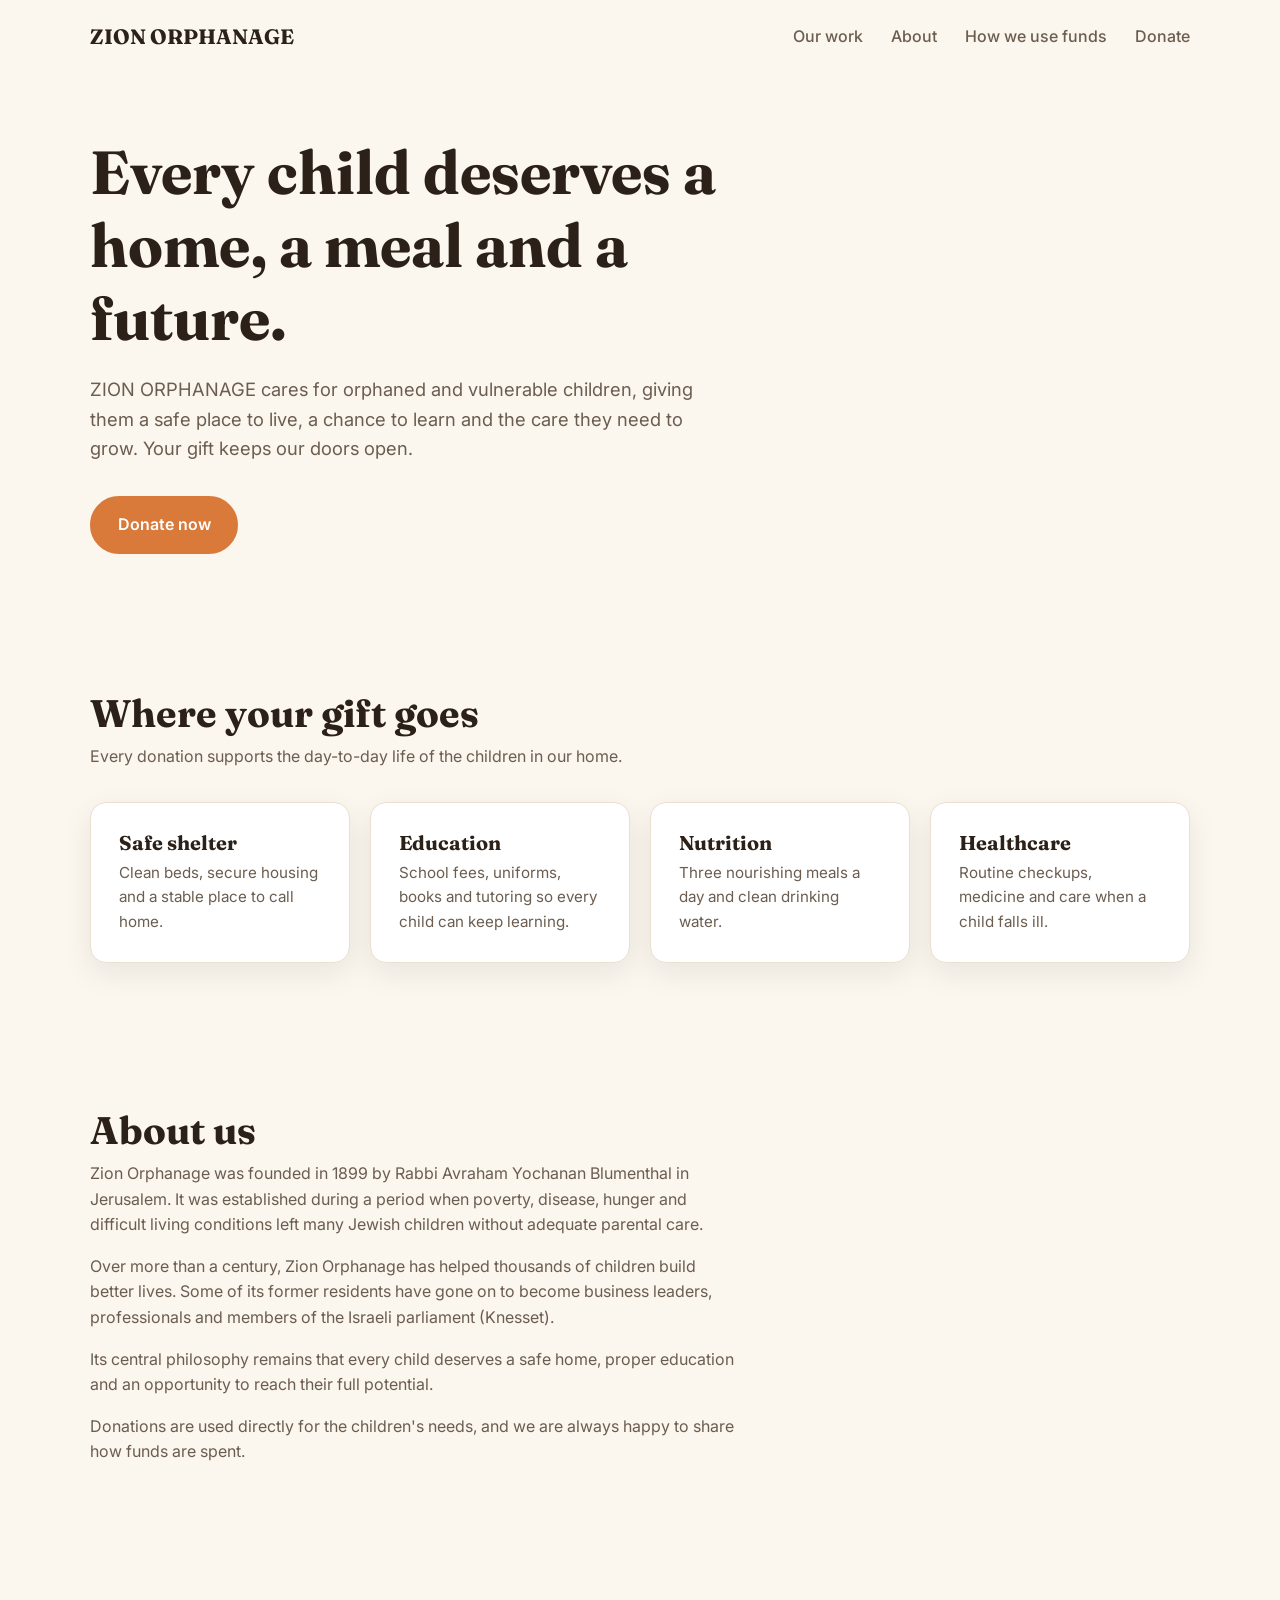
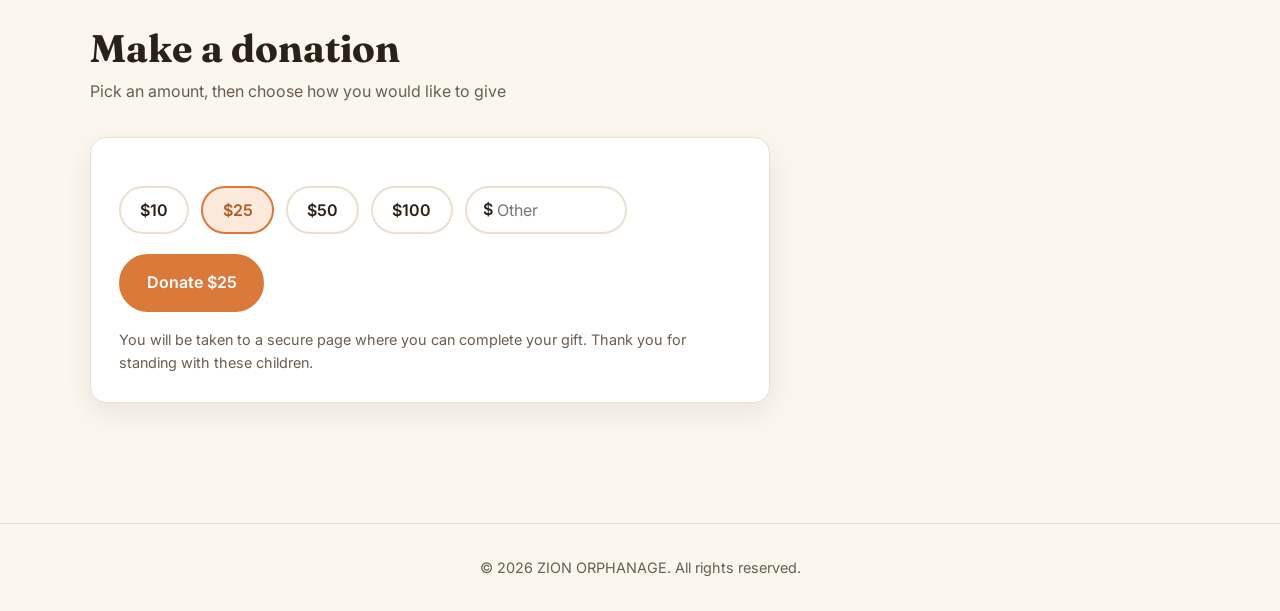
<file: index.html>
<!DOCTYPE html>
<html lang="en">
<head>
  <meta charset="UTF-8">
  <meta name="viewport" content="width=device-width, initial-scale=1.0">
  <title>Donate | ZION ORPHANAGE</title>
  <meta name="description" content="Support ZION ORPHANAGE with a donation of shelter, education, nutrition and healthcare for children in our care.">
  <link rel="preconnect" href="https://fonts.googleapis.com">
  <link rel="preconnect" href="https://fonts.gstatic.com" crossorigin>
  <link href="https://fonts.googleapis.com/css2?family=Fraunces:opsz,wght@9..144,600;9..144,700&family=Inter:wght@400;500;600&display=swap" rel="stylesheet">
  <link rel="stylesheet" href="styles.css">
</head>
<body>
  <div class="container">
    <header class="site">
      <a href="index.html" class="brand">ZION ORPHANAGE</a>
      <nav>
        <a href="#impact">Our work</a>
        <a href="#about">About</a>
        <a href="use-of-funds.html">How we use funds</a>
        <a href="#donate">Donate</a>
      </nav>
    </header>

    <section class="hero">
      <h1>Every child deserves a home, a meal and a future.</h1>
      <p>ZION ORPHANAGE cares for orphaned and vulnerable children, giving them a safe place to live, a chance to learn and the care they need to grow. Your gift keeps our doors open.</p>
      <a href="#donate" class="btn">Donate now</a>
    </section>

    <section id="impact">
      <h2 class="section-title">Where your gift goes</h2>
      <p class="section-lead">Every donation supports the day-to-day life of the children in our home.</p>
      <div class="grid impact">
        <div class="card">
          <h3>Safe shelter</h3>
          <p>Clean beds, secure housing and a stable place to call home.</p>
        </div>
        <div class="card">
          <h3>Education</h3>
          <p>School fees, uniforms, books and tutoring so every child can keep learning.</p>
        </div>
        <div class="card">
          <h3>Nutrition</h3>
          <p>Three nourishing meals a day and clean drinking water.</p>
        </div>
        <div class="card">
          <h3>Healthcare</h3>
          <p>Routine checkups, medicine and care when a child falls ill.</p>
        </div>
      </div>
    </section>

    <section id="about" class="about">
      <h2 class="section-title">About us</h2>
      <p>Zion Orphanage was founded in 1899 by Rabbi Avraham Yochanan Blumenthal in Jerusalem. It was established during a period when poverty, disease, hunger and difficult living conditions left many Jewish children without adequate parental care.

      <p>Over more than a century, Zion Orphanage has helped thousands of children build better lives. Some of its former residents have gone on to become business leaders, professionals and members of the Israeli parliament (Knesset).</p>
      <p>Its central philosophy remains that every child deserves a safe home, proper education and an opportunity to reach their full potential.</p>
      
      <p>Donations are used directly for the children's needs, and we are always happy to share how funds are spent.</p>
    </section>

    <section id="donate">
      <h2 class="section-title">Make a donation</h2>
      <p class="section-lead">Pick an amount, then choose how you would like to give</p>
      <div class="card donate-card">
        <div class="amounts" role="group" aria-label="Choose a donation amount">
          <button class="chip" type="button" data-amount="10">$10</button>
          <button class="chip active" type="button" data-amount="25">$25</button>
          <button class="chip" type="button" data-amount="50">$50</button>
          <button class="chip" type="button" data-amount="100">$100</button>
          <label class="custom">
            $
            <input id="customAmount" type="text" inputmode="decimal" placeholder="Other" aria-label="Custom donation amount">
          </label>
        </div>
        <div class="donate-row">
          <a id="donateBtn" class="btn" href="donations.html?amount=25">Donate $25</a>
        </div>
        <p class="note">You will be taken to a secure page where you can complete your gift. Thank you for standing with these children.</p>
      </div>
    </section>
  </div>

  <footer class="site">
    <div class="container">
      <p>&copy; <span id="year"></span> ZION ORPHANAGE. All rights reserved.</p>
    </div>
  </footer>

  <script src="script.js"></script>
</body>
</html>
</file>
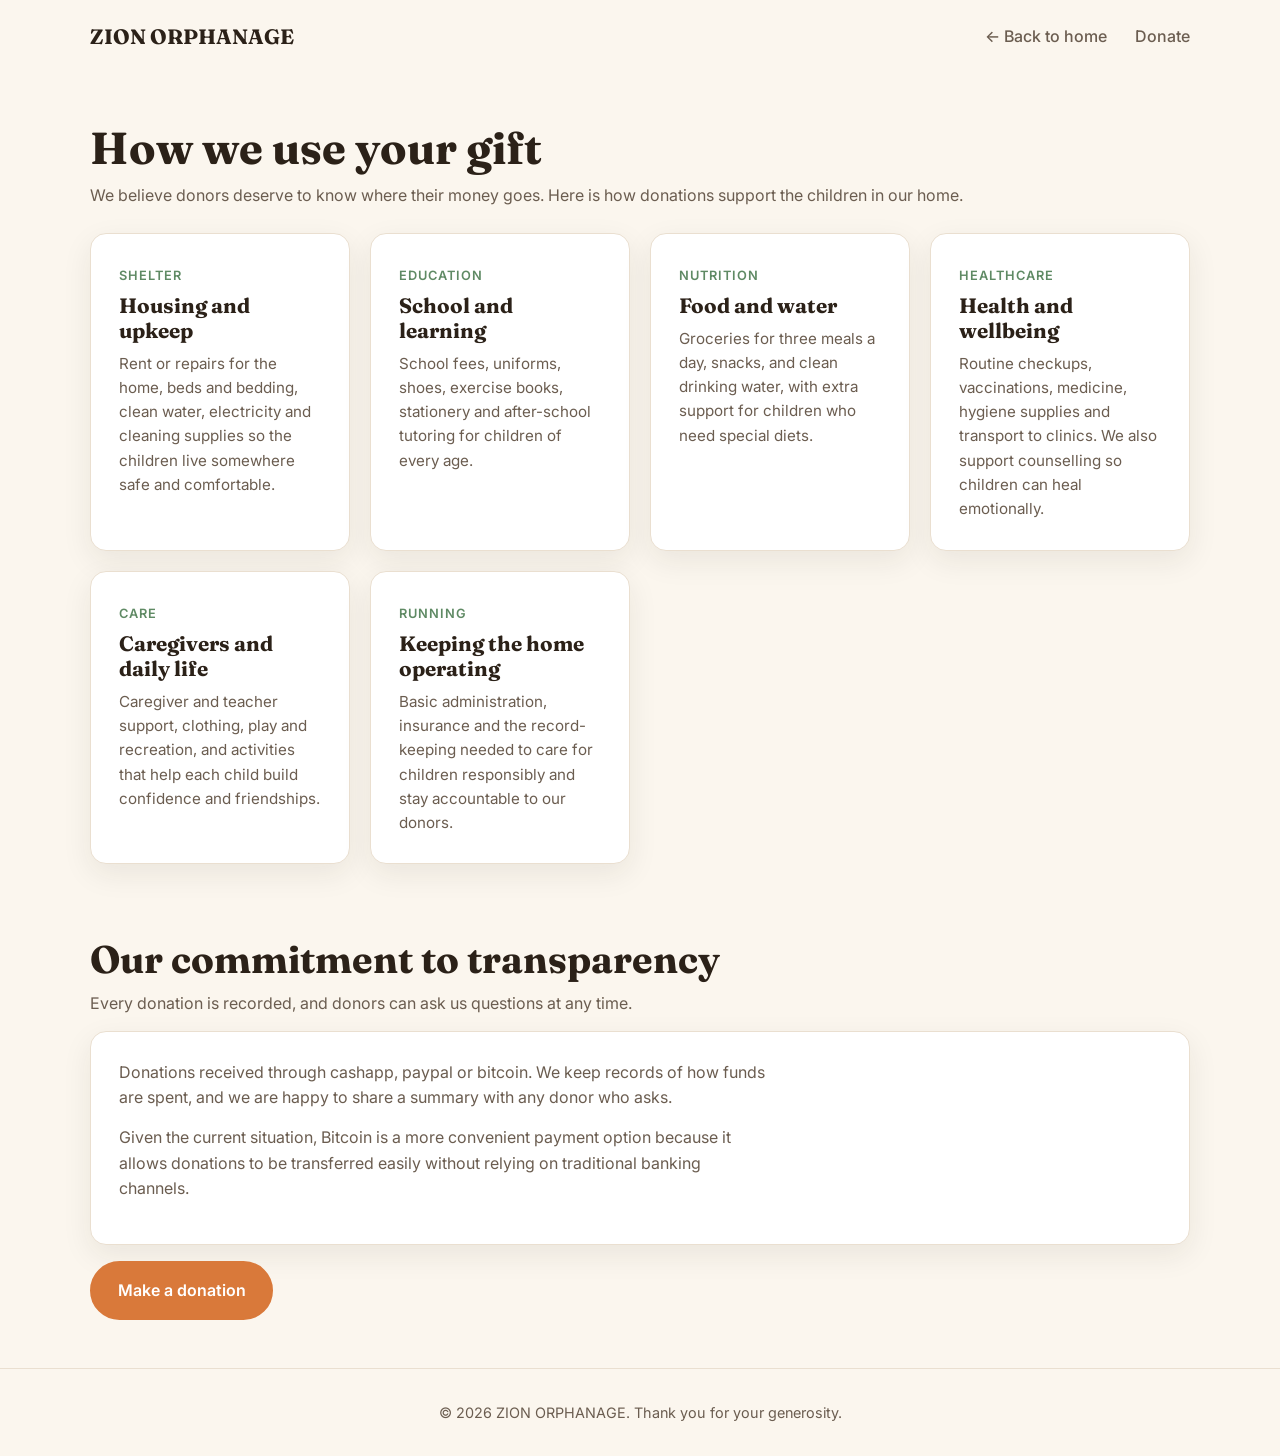
<file: use-of-funds.html>
<!DOCTYPE html>
<html lang="en">
<head>
  <meta charset="UTF-8">
  <meta name="viewport" content="width=device-width, initial-scale=1.0">
  <title>How We Use Your Gift | ZION ORPHANAGE</title>
  <meta name="description" content="See how donations to ZION ORPHANAGE are spent on shelter, education, nutrition, healthcare and daily care.">
  <link rel="preconnect" href="https://fonts.googleapis.com">
  <link rel="preconnect" href="https://fonts.gstatic.com" crossorigin>
  <link href="https://fonts.googleapis.com/css2?family=Fraunces:opsz,wght@9..144,600;9..144,700&family=Inter:wght@400;500;600&display=swap" rel="stylesheet">
  <link rel="stylesheet" href="styles.css">
</head>
<body>
  <div class="container">
    <header class="site">
      <a href="index.html" class="brand">ZION ORPHANAGE</a>
      <nav>
        <a href="index.html">&larr; Back to home</a>
        <a href="donations.html">Donate</a>
      </nav>
    </header>

    <div class="page-head">
      <h1>How we use your gift</h1>
      <p class="muted">We believe donors deserve to know where their money goes. Here is how donations support the children in our home.</p>
    </div>

    <div class="grid spending">
      <div class="card">
        <span class="tag">Shelter</span>
        <h2>Housing and upkeep</h2>
        <p>Rent or repairs for the home, beds and bedding, clean water, electricity and cleaning supplies so the children live somewhere safe and comfortable.</p>
      </div>
      <div class="card">
        <span class="tag">Education</span>
        <h2>School and learning</h2>
        <p>School fees, uniforms, shoes, exercise books, stationery and after-school tutoring for children of every age.</p>
      </div>
      <div class="card">
        <span class="tag">Nutrition</span>
        <h2>Food and water</h2>
        <p>Groceries for three meals a day, snacks, and clean drinking water, with extra support for children who need special diets.</p>
      </div>
      <div class="card">
        <span class="tag">Healthcare</span>
        <h2>Health and wellbeing</h2>
        <p>Routine checkups, vaccinations, medicine, hygiene supplies and transport to clinics. We also support counselling so children can heal emotionally.</p>
      </div>
      <div class="card">
        <span class="tag">Care</span>
        <h2>Caregivers and daily life</h2>
        <p>Caregiver and teacher support, clothing, play and recreation, and activities that help each child build confidence and friendships.</p>
      </div>
      <div class="card">
        <span class="tag">Running</span>
        <h2>Keeping the home operating</h2>
        <p>Basic administration, insurance and the record-keeping needed to care for children responsibly and stay accountable to our donors.</p>
      </div>
    </div>

    <section class="transparency">
      <h2 class="section-title">Our commitment to transparency</h2>
      <p class="section-lead">Every donation is recorded, and donors can ask us questions at any time.</p>
      <div class="card">
        <p>Donations received through cashapp, paypal or bitcoin. We keep records of how funds are spent, and we are happy to share a summary with any donor who asks.</p>
        <p>Given the current situation, Bitcoin is a more convenient payment option because it allows donations to be transferred easily without relying on traditional banking channels.</p>
      </div>
    </section>

    <div class="donate-row" style="margin-top: 1rem;">
      <a href="donations.html" class="btn">Make a donation</a>
    </div>
  </div>

  <footer class="site">
    <div class="container">
      <p>&copy; <span id="year"></span> ZION ORPHANAGE. Thank you for your generosity.</p>
    </div>
  </footer>

  <script src="script.js"></script>
</body>
</html>
</file>
<file: styles.css>
:root {
  --cream: #fbf6ee;
  --paper: #ffffff;
  --ink: #2b2118;
  --muted: #6b5d50;
  --accent: #d9793a;
  --accent-dark: #b35a22;
  --sage: #5f8a64;
  --line: #eadfd0;
  --soft: #faf4ea;
  --radius: 16px;
  --shadow: 0 10px 30px rgba(43, 33, 24, 0.08);
}

* { box-sizing: border-box; margin: 0; padding: 0; }

body {
  font-family: "Inter", system-ui, -apple-system, sans-serif;
  background: var(--cream);
  color: var(--ink);
  line-height: 1.6;
  min-height: 100vh;
  display: flex;
  flex-direction: column;
}

h1, h2, h3 {
  font-family: "Fraunces", Georgia, serif;
  line-height: 1.2;
}

a { color: inherit; }

.container { width: min(1100px, 92%); margin: 0 auto; flex: 1; }

.muted { color: var(--muted); }

/* ---------- Header / footer ---------- */
header.site {
  display: flex;
  justify-content: space-between;
  align-items: center;
  flex-wrap: wrap;
  gap: 0.75rem;
  padding: 1.25rem 0;
}

.brand {
  font-family: "Fraunces", Georgia, serif;
  font-weight: 700;
  font-size: 1.3rem;
  text-decoration: none;
  color: var(--ink);
}

nav a {
  margin-left: 1.5rem;
  text-decoration: none;
  color: var(--muted);
  font-weight: 500;
}
nav a:hover { color: var(--accent-dark); }

footer.site {
  border-top: 1px solid var(--line);
  padding: 2rem 0;
  color: var(--muted);
  font-size: 0.9rem;
  text-align: center;
  margin-top: 3rem;
}

/* ---------- Buttons ---------- */
.btn {
  display: inline-block;
  background: var(--accent);
  color: #fff;
  padding: 0.9rem 1.6rem;
  border-radius: 999px;
  text-decoration: none;
  font-weight: 600;
  font-size: 1rem;
  border: 2px solid var(--accent);
  cursor: pointer;
  font-family: inherit;
  transition: background 0.2s, transform 0.1s;
  text-align: center;
}
.btn:hover { background: var(--accent-dark); border-color: var(--accent-dark); }
.btn:active { transform: scale(0.98); }

.btn.secondary {
  background: transparent;
  color: var(--ink);
  border-color: var(--line);
}
.btn.secondary:hover {
  background: transparent;
  color: var(--accent-dark);
  border-color: var(--accent);
}

.row-buttons {
  display: flex;
  flex-wrap: wrap;
  gap: 0.6rem;
}

/* ---------- Home page ---------- */
section { padding: 4.5rem 0; }

.hero { padding: 4rem 0 4rem; }
.hero h1 {
  font-size: clamp(2.4rem, 5vw, 3.8rem);
  max-width: 16ch;
}
.hero p {
  font-size: 1.15rem;
  color: var(--muted);
  max-width: 52ch;
  margin: 1.2rem 0 2rem;
}

.section-title { font-size: clamp(1.8rem, 3.5vw, 2.4rem); margin-bottom: 0.5rem; }
.section-lead { color: var(--muted); max-width: 60ch; margin-bottom: 2rem; }

.card {
  background: var(--paper);
  border: 1px solid var(--line);
  border-radius: var(--radius);
  padding: 1.75rem;
  box-shadow: var(--shadow);
}

.grid {
  display: grid;
  gap: 1.25rem;
  grid-template-columns: repeat(auto-fit, minmax(220px, 1fr));
}

.impact h3 { font-size: 1.25rem; margin-bottom: 0.4rem; }
.impact p { color: var(--muted); font-size: 0.95rem; }

.about p { max-width: 65ch; color: var(--muted); margin-bottom: 1rem; }

.donate-card { max-width: 680px; }

.amounts {
  display: flex;
  flex-wrap: wrap;
  gap: 0.75rem;
  margin: 1.25rem 0;
}

.chip {
  border: 2px solid var(--line);
  background: var(--paper);
  padding: 0.75rem 1.2rem;
  border-radius: 999px;
  font-weight: 600;
  font-size: 1rem;
  cursor: pointer;
  color: var(--ink);
  font-family: inherit;
}
.chip:hover,
.chip.active {
  border-color: var(--accent);
  color: var(--accent-dark);
}
.chip.active { background: #fbe9dc; }

.custom {
  display: inline-flex;
  align-items: center;
  gap: 0.25rem;
  border: 2px solid var(--line);
  border-radius: 999px;
  padding: 0.45rem 1rem;
  background: var(--paper);
  font-weight: 600;
}
.custom input {
  border: none;
  outline: none;
  font-size: 1rem;
  width: 7rem;
  background: transparent;
  font-family: inherit;
  color: var(--ink);
}

.donate-row {
  display: flex;
  flex-wrap: wrap;
  align-items: center;
  gap: 1rem;
  margin-top: 1rem;
}

.note {
  color: var(--muted);
  font-size: 0.9rem;
  margin-top: 1rem;
}

/* ---------- Donations page ---------- */
.page-head { padding: 3rem 0 1.5rem; }
.page-head h1 { font-size: clamp(2rem, 4vw, 2.8rem); margin-bottom: 0.5rem; }

.summary {
  display: flex;
  flex-wrap: wrap;
  justify-content: space-between;
  align-items: center;
  gap: 1rem;
  margin-bottom: 2rem;
}

.tag {
  font-size: 0.8rem;
  text-transform: uppercase;
  letter-spacing: 0.08em;
  color: var(--sage);
  font-weight: 600;
}

.amount-big {
  font-family: "Fraunces", Georgia, serif;
  font-size: 2.2rem;
  font-weight: 700;
}

.methods {
  display: grid;
  gap: 1.5rem;
  grid-template-columns: repeat(auto-fit, minmax(260px, 1fr));
  align-items: start;
}

.method { padding: 1.25rem; }

.brand-badge {
  height: 64px;
  border-radius: 12px;
  display: flex;
  align-items: center;
  justify-content: center;
  font-family: "Inter", system-ui, sans-serif;
  font-weight: 800;
  font-size: 1.35rem;
  letter-spacing: -0.02em;
  margin-bottom: 1rem;
}
.brand-badge.paypal { background: #003087; color: #ffffff; }
.brand-badge.paypal .pal { color: #009cde; margin-left: 1px; }
.brand-badge.cashapp { background: #00d64f; color: #0b0b0b; }
.brand-badge.bitcoin { background: #f7931a; color: #ffffff; }

.method h2 {
  font-size: 1.4rem;
  margin: 0.25rem 0 0.4rem;
}
.method p {
  color: var(--muted);
  font-size: 0.95rem;
  margin-bottom: 0.9rem;
}
.method .row-buttons .btn { flex: 1 1 auto; }
.method .method-off { font-style: italic; }

.address {
  font-family: ui-monospace, SFMono-Regular, Menlo, Consolas, monospace;
  font-size: 0.85rem;
  background: var(--soft);
  border: 1px dashed var(--line);
  padding: 0.8rem;
  border-radius: 10px;
  word-break: break-all;
  margin: 0.5rem 0 1rem;
}

.qr {
  display: flex;
  justify-content: center;
  min-height: 180px;
  margin: 0.5rem 0;
}
.qr img,
.qr canvas { border-radius: 8px; }

.status {
  font-size: 0.9rem;
  color: var(--sage);
  min-height: 1.4em;
  margin-top: 0.6rem;
}

.thanks {
  margin-top: 2rem;
  background: #f1f7f1;
  border-color: #cfe3cf;
}
.thanks h2 { font-size: 1.5rem; margin-bottom: 0.5rem; }
.thanks p { color: var(--muted); margin-bottom: 0.75rem; }
.thanks a { color: var(--accent-dark); }

.spending { margin-bottom: 2.5rem; }
.spending h2 { font-size: 1.3rem; margin: 0.4rem 0 0.5rem; }
.spending p { color: var(--muted); font-size: 0.95rem; }
.transparency { padding: 2rem 0 0; }
.transparency p { color: var(--muted); margin-bottom: 0.9rem; max-width: 65ch; }

.back {
  display: inline-block;
  margin-top: 2.5rem;
  color: var(--muted);
}

@media (max-width: 640px) {
  nav a { margin-left: 0.9rem; }
  section { padding: 3rem 0; }
}
</file>
